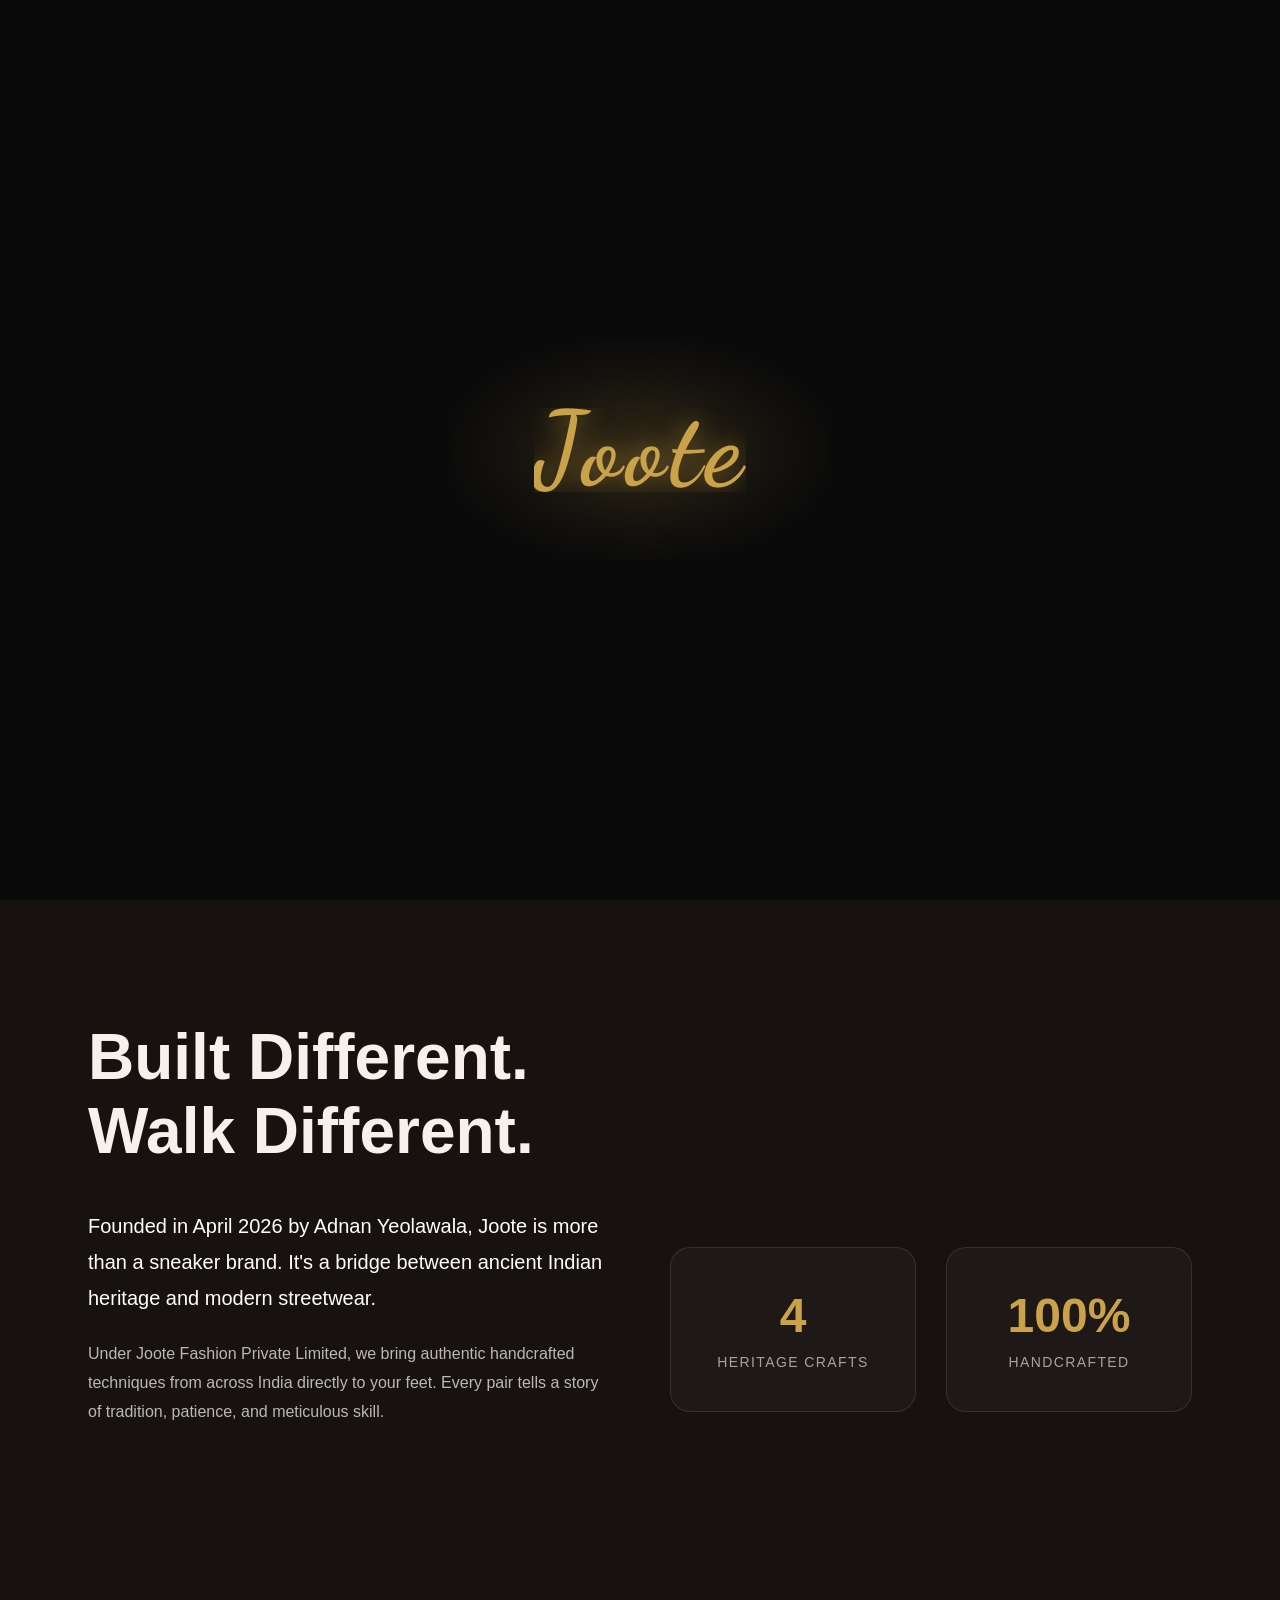
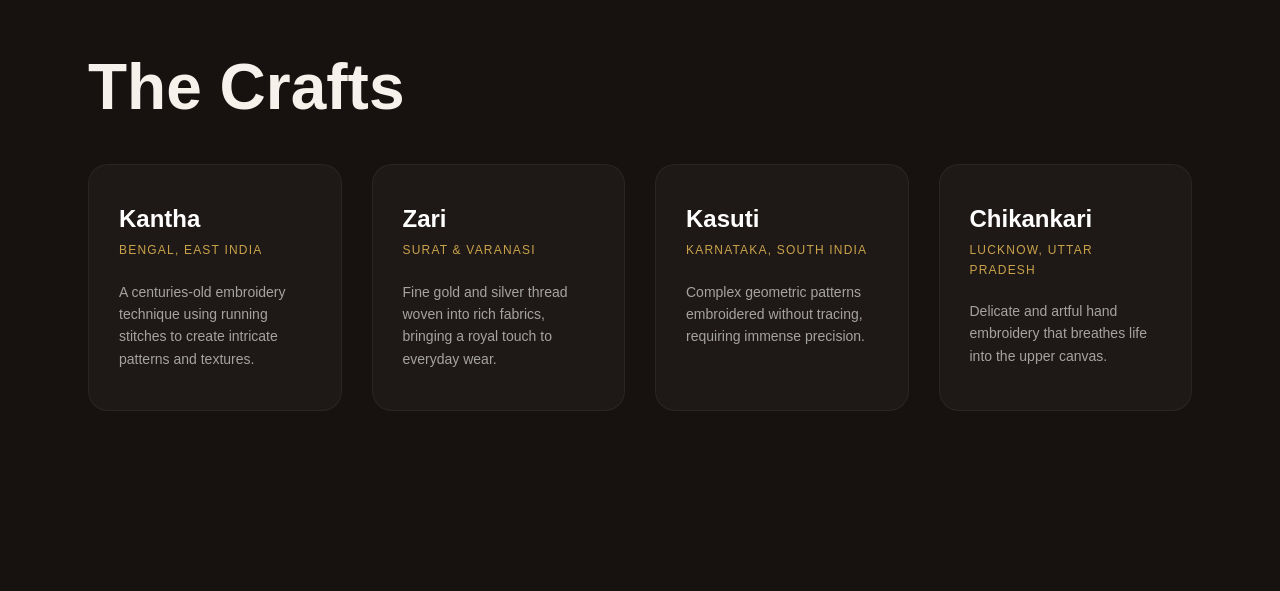
<file: index.html>
<!DOCTYPE html>
<html lang="en">
<head>
    <meta charset="UTF-8">
    <meta name="viewport" content="width=device-width, initial-scale=1.0">
    <title>Joote — Handcrafted Indian Sneakers</title>
    <meta name="description" content="Joote — Handcrafted Indian Sneakers. Built Different. Walk Different. Indian Craft meets Modern Streetwear.">
    <link rel="preconnect" href="https://fonts.googleapis.com">
    <link rel="preconnect" href="https://fonts.gstatic.com" crossorigin>
    <link href="https://fonts.googleapis.com/css2?family=Cinzel:wght@400;600;800&family=Montserrat:wght@300;400;600&family=Dancing+Script:wght@700&display=swap" rel="stylesheet">
    <link rel="stylesheet" href="style.css">
</head>
<body>
    <!-- Initial Loading Screen (Runs once per session) -->
    <div id="initialLoader" class="initial-loader">
        <div class="loader-logo-container">
            <span id="loaderLogo" class="loader-logo-text">Joote</span>
        </div>
    </div>
    <div class="page-transition" id="pageTransition"></div>
    
    <!-- Navigation -->
    <nav class="nav" id="mainNav">
        <div class="nav__logo">
            <span class="nav__logo-main">Joote</span>
            <span class="nav__logo-sub">INDIAN SNEAKERS</span>
        </div>
        <ul class="nav__links">
            <li><a href="index.html" class="nav__link page-link active">HOME</a></li>
            <li><a href="#aboutSection" class="nav__link">ABOUT US</a></li>
            <li><a href="shop.html" class="nav__link page-link">SHOP</a></li>
            <li><a href="#aboutSection" class="nav__link">CONTACT US</a></li>
        </ul>
        <button class="nav__cart" id="cartBtn" aria-label="Cart">
            <svg width="22" height="22" viewBox="0 0 24 24" fill="none" stroke="currentColor" stroke-width="1.8" stroke-linecap="round" stroke-linejoin="round">
                <path d="M6 2L3 6v14a2 2 0 002 2h14a2 2 0 002-2V6l-3-4z"/>
                <line x1="3" y1="6" x2="21" y2="6"/>
                <path d="M16 10a4 4 0 01-8 0"/>
            </svg>
            <span class="nav__cart-badge">0</span>
        </button>
    </nav>
    
    <div class="hero-wrapper" id="heroWrapper">
        <!-- Noise overlay for texture -->
        <div class="noise-overlay"></div>

        <!-- Dynamic background -->
        <div class="bg-layer" id="bgLayer"></div>
        <div class="bg-layer bg-layer--next" id="bgLayerNext"></div>

        <!-- Floating particles container -->
        <canvas id="particleCanvas"></canvas>

    <!-- Main Banner Area -->
    <main class="banner" id="banner">
        <!-- Background Name (behind the shoe) -->
        <div class="banner__name-bg" id="nameBg">
            <div class="banner__name-bg-inner" id="nameBgInner">
                ZARI RED
            </div>
        </div>

        <!-- Shoe Image (foreground) -->
        <div class="banner__shoe" id="shoeContainer">
            <img class="banner__shoe-img" id="shoeImg" src="./zari-hero.png" alt="Joote Zari Red">
        </div>

        <!-- Product Info -->
        <div class="banner__info" id="productInfo">
            <div class="banner__info-craft" id="infoCraft">✦ ZARI CRAFT ✦</div>
            <h1 class="banner__info-name" id="infoName">Joote Zari Red</h1>
            <p class="banner__info-origin" id="infoOrigin">Surat & Varanasi</p>
            <div class="banner__info-price" id="infoPrice">
                <span class="banner__info-price-current">₹3,960</span>
                <span class="banner__info-price-original">₹4,960</span>
            </div>
            <p class="banner__info-desc" id="infoDesc">Deep red finish, blending India's textile heritage with contemporary streetwear.</p>
            <a class="banner__info-cta" id="infoCta" href="https://wearnaaw.com/product/naaw-zari-red" target="_blank">
                SHOP NOW
                <svg width="20" height="20" viewBox="0 0 24 24" fill="none" stroke="currentColor" stroke-width="2"><path d="M5 12h14M12 5l7 7-7 7"/></svg>
            </a>
        </div>

        <!-- Status Badge -->
        <div class="banner__status" id="statusBadge">IN STOCK</div>
    </main>





        <!-- Progress Bar -->
        <div class="progress-bar" id="progressBar">
            <div class="progress-bar__fill" id="progressFill"></div>
        </div>
    </div> <!-- /hero-wrapper -->

    <!-- Static Page Content -->
    <main class="page-content" id="pageContent">
        <section class="about-section" id="aboutSection">
            <div class="container">
                <h2 class="section-title">Built Different. <br>Walk Different.</h2>
                <div class="about-grid">
                    <div class="about-text">
                        <p class="lead">Founded in April 2026 by Adnan Yeolawala, Joote is more than a sneaker brand. It's a bridge between ancient Indian heritage and modern streetwear.</p>
                        <p>Under Joote Fashion Private Limited, we bring authentic handcrafted techniques from across India directly to your feet. Every pair tells a story of tradition, patience, and meticulous skill.</p>
                    </div>
                    <div class="stats-grid">
                        <div class="stat">
                            <span class="stat-num">4</span>
                            <span class="stat-label">Heritage Crafts</span>
                        </div>
                        <div class="stat">
                            <span class="stat-num">100%</span>
                            <span class="stat-label">Handcrafted</span>
                        </div>
                    </div>
                </div>
            </div>
        </section>
        
        <section class="crafts-section">
            <div class="container">
                <h2 class="section-title">The Crafts</h2>
                <div class="crafts-grid">
                    <div class="craft-card">
                        <h3>Kantha</h3>
                        <p class="origin">Bengal, East India</p>
                        <p>A centuries-old embroidery technique using running stitches to create intricate patterns and textures.</p>
                    </div>
                    <div class="craft-card">
                        <h3>Zari</h3>
                        <p class="origin">Surat & Varanasi</p>
                        <p>Fine gold and silver thread woven into rich fabrics, bringing a royal touch to everyday wear.</p>
                    </div>
                    <div class="craft-card">
                        <h3>Kasuti</h3>
                        <p class="origin">Karnataka, South India</p>
                        <p>Complex geometric patterns embroidered without tracing, requiring immense precision.</p>
                    </div>
                    <div class="craft-card">
                        <h3>Chikankari</h3>
                        <p class="origin">Lucknow, Uttar Pradesh</p>
                        <p>Delicate and artful hand embroidery that breathes life into the upper canvas.</p>
                    </div>
                </div>
            </div>
        </section>
    </main>

    <script src="data.js"></script>
    <script src="transition.js"></script>
    <script src="script.js"></script>
</body>
</html>
</file>
<file: style.css>
/* ═══════════════════════════════════════════════════════
   Joote — Full-Screen Shoe Banner Showcase
   Dynamic backgrounds, rotating dial animations
   ═══════════════════════════════════════════════════════ */

/* ── Reset & Base ────────────────────────────────────── */
*, *::before, *::after {
    margin: 0;
    padding: 0;
    box-sizing: border-box;
}

:root {
    --brand-maroon: #8A2325;
    --brand-gold: #C9A24A;
    --brand-cream: #F6F1EA;
    --brand-dark: #171210;
    --font-heading: 'Unbounded', sans-serif;
    --font-body: 'Poppins', sans-serif;
    --shoe-color: #A62B2B;
    --transition-speed: 0.8s;
}

html, body {
    width: 100%;
    /* Allow scrolling now */
    height: auto;
    min-height: 100%;
    font-family: var(--font-body);
    background: var(--brand-dark);
    color: #fff;
    cursor: default;
    -webkit-font-smoothing: antialiased;
    -moz-osx-font-smoothing: grayscale;
}

/* Hide scrollbar */
::-webkit-scrollbar {
    display: none;
}
html {
    -ms-overflow-style: none;
    scrollbar-width: none;
}

/* ── Page Transition ─────────────────────────────────── */
.page-transition {
    position: fixed;
    top: 0;
    left: 0;
    width: 100vw;
    height: 100vh;
    z-index: 9999;
    pointer-events: none;
    background: transparent;
    display: none;
}

.transition-square {
    background: #111;
    border: 1px solid rgba(255,255,255,0.03);
    width: 100%;
    height: 100%;
    transform-origin: center;
    transition: transform 0.6s cubic-bezier(0.77, 0, 0.175, 1);
    will-change: transform;
}

/* ── Hero Wrapper ────────────────────────────────────── */
.hero-wrapper {
    position: relative;
    top: 0;
    left: 0;
    right: 0;
    height: 100vh;
    z-index: 10;
    transition: height 0.8s cubic-bezier(0.4, 0, 0.2, 1);
    overflow: hidden;
}

body.scrolled .hero-wrapper {
    height: 40vh;
}

/* ── Noise Texture Overlay ───────────────────────────── */
.noise-overlay {
    position: absolute;
    inset: 0;
    z-index: 9999;
    pointer-events: none;
    opacity: 0.035;
    background-image: url("data:image/svg+xml,%3Csvg viewBox='0 0 256 256' xmlns='http://www.w3.org/2000/svg'%3E%3Cfilter id='noise'%3E%3CfeTurbulence type='fractalNoise' baseFrequency='0.9' numOctaves='4' stitchTiles='stitch'/%3E%3C/filter%3E%3Crect width='100%25' height='100%25' filter='url(%23noise)'/%3E%3C/svg%3E");
    background-repeat: repeat;
    background-size: 256px 256px;
}

/* ── Dynamic Background Layers ───────────────────────── */
.bg-layer {
    position: absolute;
    inset: 0;
    z-index: 0;
    transition: opacity var(--transition-speed) cubic-bezier(0.4, 0, 0.2, 1),
                background var(--transition-speed) cubic-bezier(0.4, 0, 0.2, 1);
    opacity: 1;
}

.bg-layer--next {
    opacity: 0;
}

/* ── Particle Canvas ─────────────────────────────────── */
#particleCanvas {
    position: absolute;
    inset: 0;
    z-index: 1;
    pointer-events: none;
}

/* ── Navigation ──────────────────────────────────────── */
.nav {
    position: fixed;
    top: 0;
    left: 50%;
    transform: translateX(-50%);
    width: 100%;
    max-width: none;
    z-index: 1000;
    display: flex;
    align-items: center;
    justify-content: space-between;
    padding: 24px 48px;
    pointer-events: none;
    transition: all 0.8s cubic-bezier(0.4, 0, 0, 1);
    background: transparent;
    backdrop-filter: blur(0px);
    border: 1px solid transparent;
    border-radius: 0;
}

body.scrolled .nav {
    top: 20px;
    width: 92%;
    max-width: 1400px;
    padding: 12px 32px;
    background: rgba(20, 20, 20, 0.8);
    backdrop-filter: blur(24px);
    border: 1px solid rgba(255, 255, 255, 0.08);
    border-radius: 100px;
    box-shadow: 0 10px 40px rgba(0, 0, 0, 0.5);
}

.nav > * {
    pointer-events: auto;
}

.nav__logo {
    display: flex;
    flex-direction: column;
    gap: 2px;
}

.nav__logo-main {
    font-family: 'Dancing Script', cursive;
    font-size: 38px;
    font-weight: 700;
    letter-spacing: 0.05em;
    color: var(--brand-gold);
    line-height: 0.8;
    text-shadow: 0 2px 20px rgba(0,0,0,0.3);
}

.nav__logo-sub {
    font-size: 9px;
    letter-spacing: 0.35em;
    text-transform: uppercase;
    opacity: 0.6;
    font-weight: 400;
}

/* ── Nav Links (Center) ──────────────────────────────── */
.nav__links {
    display: flex;
    align-items: center;
    gap: 6px;
    list-style: none;
    position: absolute;
    left: 50%;
    transform: translateX(-50%);
}

.nav__link {
    font-family: var(--font-heading);
    font-size: 11px;
    font-weight: 500;
    letter-spacing: 0.15em;
    color: rgba(255,255,255,0.5);
    text-decoration: none;
    padding: 10px 18px;
    border-radius: 100px;
    transition: all 0.4s cubic-bezier(0.4, 0, 0.2, 1);
    position: relative;
    white-space: nowrap;
}

.nav__link::after {
    content: '';
    position: absolute;
    bottom: 6px;
    left: 50%;
    transform: translateX(-50%) scaleX(0);
    width: 16px;
    height: 1.5px;
    background: var(--brand-gold);
    border-radius: 2px;
    transition: transform 0.3s cubic-bezier(0.4, 0, 0.2, 1);
}

.nav__link:hover {
    color: rgba(255,255,255,0.9);
    background: rgba(255,255,255,0.06);
}

.nav__link.active {
    color: #fff;
}

.nav__link.active::after {
    transform: translateX(-50%) scaleX(1);
}

/* ── Cart Button (Right) ─────────────────────────────── */
.nav__cart {
    position: relative;
    display: flex;
    align-items: center;
    justify-content: center;
    width: 44px;
    height: 44px;
    border-radius: 50%;
    border: 1px solid rgba(255,255,255,0.1);
    background: rgba(255,255,255,0.05);
    color: rgba(255,255,255,0.7);
    cursor: pointer;
    transition: all 0.35s ease;
}

.nav__cart:hover {
    background: rgba(255,255,255,0.12);
    border-color: rgba(255,255,255,0.25);
    color: #fff;
    transform: scale(1.05);
}

.nav__cart-badge {
    position: absolute;
    top: -2px;
    right: -2px;
    width: 18px;
    height: 18px;
    border-radius: 50%;
    background: var(--brand-gold);
    color: var(--brand-dark);
    font-family: var(--font-heading);
    font-size: 9px;
    font-weight: 700;
    display: flex;
    align-items: center;
    justify-content: center;
    box-shadow: 0 2px 8px rgba(201, 162, 74, 0.4);
}

/* ── Initial Loader ────────────────────────────────── */
.initial-loader {
    position: fixed;
    inset: 0;
    background: #0a0a0a;
    z-index: 999999;
    display: flex;
    align-items: center;
    justify-content: center;
    transition: background-color 0.8s ease;
    overflow: hidden;
}

.loader-logo-container {
    position: relative;
    display: flex;
    align-items: center;
    justify-content: center;
}

.loader-logo-container::before {
    content: '';
    position: absolute;
    width: 380px;
    height: 220px;
    background: radial-gradient(ellipse at center, rgba(201, 162, 74, 0.2) 0%, rgba(201, 162, 74, 0.05) 50%, transparent 75%);
    pointer-events: none;
    opacity: 0;
    transform: scale(0.8);
    transition: opacity 1.8s ease-out, transform 2.2s cubic-bezier(0.16, 1, 0.3, 1);
}

.loader-logo-container.active::before {
    opacity: 1;
    transform: scale(1);
}

.loader-logo-text {
    font-family: 'Dancing Script', cursive;
    font-size: 104px;
    font-weight: 700;
    letter-spacing: 0.05em;
    line-height: 0.8;
    color: var(--brand-gold);
    display: inline-block;
    white-space: nowrap;
    position: relative;
    z-index: 1;
    text-shadow: 0 0 25px rgba(201, 162, 74, 0.5), 0 0 50px rgba(201, 162, 74, 0.2);
    
    /* Left-to-right cursive writing wipe */
    clip-path: inset(0 100% 0 0);
    transition: clip-path 2.4s cubic-bezier(0.35, 0.1, 0.25, 1);
    transform-origin: center center;
    will-change: transform, clip-path;
}

.loader-logo-text.writing {
    clip-path: inset(0 0% 0 0);
}

.loader-logo-text.moving {
    transition: transform 1.2s cubic-bezier(0.77, 0, 0.175, 1),
                text-shadow 0.8s ease;
    text-shadow: 0 2px 20px rgba(0, 0, 0, 0.3);
}

/* ── Base Styles ────────────────────────────────────── */
.banner {
    position: absolute;
    inset: 0;
    z-index: 10;
    display: flex;
    align-items: center;
    justify-content: center;
    overflow: hidden;
}

/* ── Background Name (behind the shoe) ───────────────── */
.banner__name-bg {
    position: absolute;
    inset: 0;
    display: flex;
    align-items: center;
    justify-content: center;
    z-index: 2;
    pointer-events: none;
    overflow: hidden;
    transition: transform 0.8s cubic-bezier(0.4, 0, 0.2, 1), opacity 0.8s ease;
}

body.scrolled .banner__name-bg {
    transform: scale(0.35) translateY(-5vh);
    opacity: 0.6;
}

.banner__name-bg-inner {
    font-family: var(--font-heading);
    font-size: clamp(100px, 18vw, 300px);
    font-weight: 900;
    letter-spacing: 0.05em;
    color: rgba(255,255,255,0.06);
    white-space: nowrap;
    text-transform: uppercase;
    user-select: none;
    transition: transform 0.05s linear;
    will-change: transform;
    text-shadow: 0 0 80px rgba(255,255,255,0.03);
}

/* Dial rotation animation for the name — left to right */
.banner__name-bg-inner.animating-in {
    animation: dial-name-in 0.9s cubic-bezier(0.16, 1, 0.3, 1) forwards;
}

.banner__name-bg-inner.animating-out {
    animation: dial-name-out 0.5s cubic-bezier(0.55, 0, 1, 0.45) forwards;
}

@keyframes dial-name-in {
    0% {
        transform: translateX(-120%) rotate(-8deg);
        opacity: 0;
    }
    60% {
        opacity: 0.06;
    }
    100% {
        transform: translateX(0) rotate(0deg);
        opacity: 1;
    }
}

@keyframes dial-name-out {
    0% {
        transform: translateX(0) rotate(0deg);
        opacity: 1;
    }
    100% {
        transform: translateX(120%) rotate(8deg);
        opacity: 0;
    }
}

/* ── Shoe Image ──────────────────────────────────────── */
.banner__shoe {
    position: absolute;
    z-index: 5;
    width: clamp(400px, 50vw, 800px);
    height: clamp(400px, 50vw, 800px);
    /* Slight offset from center toward left */
    margin-left: -4%;
    margin-top: -3%;
    transition: transform 0.8s cubic-bezier(0.4, 0, 0.2, 1), margin 0.8s ease;
}

body.scrolled .banner__shoe {
    transform: scale(0.45) translate(20vw, 5vh);
}

.banner__shoe-img {
    width: 100%;
    height: 100%;
    object-fit: contain;
    filter: drop-shadow(0 30px 60px rgba(0,0,0,0.5)) drop-shadow(0 10px 30px rgba(0,0,0,0.3));
    transition: filter var(--transition-speed) ease;
    will-change: transform, opacity;
    transform: scale(var(--shoe-scale, 1));
}

/* Dial rotation for shoe — right to left */
.banner__shoe-img.animating-in {
    animation: dial-shoe-in 0.9s cubic-bezier(0.16, 1, 0.3, 1) forwards;
}

.banner__shoe-img.animating-out {
    animation: dial-shoe-out 0.5s cubic-bezier(0.55, 0, 1, 0.45) forwards;
}

@keyframes dial-shoe-in {
    0% {
        transform: translateX(120%) rotate(15deg) scale(calc(0.7 * var(--shoe-scale, 1)));
        opacity: 0;
    }
    60% {
        opacity: 1;
    }
    100% {
        transform: translateX(0) rotate(0deg) scale(var(--shoe-scale, 1));
        opacity: 1;
    }
}

@keyframes dial-shoe-out {
    0% {
        transform: translateX(0) rotate(0deg) scale(var(--shoe-scale, 1));
        opacity: 1;
    }
    100% {
        transform: translateX(-120%) rotate(-15deg) scale(calc(0.7 * var(--shoe-scale, 1)));
        opacity: 0;
    }
}

/* Floating idle animation when stationary */
.banner__shoe-img.floating {
    animation: float-idle 4s ease-in-out infinite;
}

@keyframes float-idle {
    0%, 100% { transform: translateY(0) rotate(0deg) scale(var(--shoe-scale, 1)); }
    50% { transform: translateY(-15px) rotate(2deg) scale(var(--shoe-scale, 1)); }
    75% { transform: translateY(8px) rotate(-0.5deg) scale(var(--shoe-scale, 1)); }
}

/* ── Product Info Panel ──────────────────────────────── */
.banner__info {
    position: absolute;
    left: 48px;
    bottom: 120px;
    z-index: 20;
    max-width: 380px;
    display: flex;
    flex-direction: column;
    gap: 12px;
    transition: opacity 0.4s ease, transform 0.4s ease;
}

body.scrolled .banner__info {
    transform: scale(0.65);
    transform-origin: bottom left;
    bottom: 30px;
}

.banner__info > * {
    will-change: transform, opacity;
}



.banner__info-craft {
    font-family: var(--font-heading);
    font-size: 10px;
    font-weight: 600;
    letter-spacing: 0.4em;
    color: var(--brand-gold);
    text-shadow: 0 0 20px rgba(201, 162, 74, 0.3);
}

.banner__info-name {
    font-family: var(--font-heading);
    font-size: clamp(24px, 3vw, 38px);
    font-weight: 700;
    letter-spacing: -0.01em;
    line-height: 1.1;
    text-shadow: 0 2px 20px rgba(0,0,0,0.3);
}

.banner__info-origin {
    font-size: 13px;
    opacity: 0.55;
    letter-spacing: 0.08em;
    font-weight: 300;
}

.banner__info-price {
    display: flex;
    align-items: baseline;
    gap: 12px;
    margin-top: 4px;
}

.banner__info-price-current {
    font-family: var(--font-heading);
    font-size: 26px;
    font-weight: 700;
    color: #fff;
}

.banner__info-price-original {
    font-size: 15px;
    text-decoration: line-through;
    opacity: 0.35;
    font-weight: 300;
}

.banner__info-desc {
    font-size: 13px;
    line-height: 1.7;
    opacity: 0.5;
    font-weight: 300;
    max-width: 320px;
}

.banner__info-cta {
    display: inline-flex;
    align-items: center;
    gap: 10px;
    margin-top: 8px;
    padding: 14px 32px;
    background: rgba(255,255,255,0.1);
    backdrop-filter: blur(20px);
    -webkit-backdrop-filter: blur(20px);
    border: 1px solid rgba(255,255,255,0.2);
    border-radius: 60px;
    color: #fff;
    font-family: var(--font-heading);
    font-size: 11px;
    font-weight: 600;
    letter-spacing: 0.2em;
    text-decoration: none;
    transition: all 0.4s cubic-bezier(0.4, 0, 0.2, 1);
    cursor: pointer;
    width: fit-content;
}

.banner__info-cta:hover {
    background: rgba(255,255,255,0.2);
    border-color: rgba(255,255,255,0.4);
    transform: translateY(-2px);
    box-shadow: 0 12px 40px rgba(0,0,0,0.2);
}

.banner__info-cta svg {
    transition: transform 0.3s ease;
}

.banner__info-cta:hover svg {
    transform: translateX(4px);
}

/* Info enter animation */
.banner__info.animating-in .banner__info-craft {
    animation: info-slide-in 0.7s cubic-bezier(0.16, 1, 0.3, 1) 0.2s both;
}
.banner__info.animating-in .banner__info-name {
    animation: info-slide-in 0.7s cubic-bezier(0.16, 1, 0.3, 1) 0.3s both;
}
.banner__info.animating-in .banner__info-origin {
    animation: info-slide-in 0.7s cubic-bezier(0.16, 1, 0.3, 1) 0.35s both;
}
.banner__info.animating-in .banner__info-price {
    animation: info-slide-in 0.7s cubic-bezier(0.16, 1, 0.3, 1) 0.4s both;
}
.banner__info.animating-in .banner__info-desc {
    animation: info-slide-in 0.7s cubic-bezier(0.16, 1, 0.3, 1) 0.45s both;
}
.banner__info.animating-in .banner__info-cta {
    animation: info-slide-in 0.7s cubic-bezier(0.16, 1, 0.3, 1) 0.5s both;
}

/* Info exit animation */
.banner__info.animating-out > * {
    animation: info-slide-out 0.4s cubic-bezier(0.55, 0, 1, 0.45) forwards;
}

@keyframes info-slide-in {
    0% {
        transform: translateY(40px);
        opacity: 0;
    }
    100% {
        transform: translateY(0);
        opacity: 1;
    }
}

@keyframes info-slide-out {
    0% {
        transform: translateY(0);
        opacity: 1;
    }
    100% {
        transform: translateY(-30px);
        opacity: 0;
    }
}

/* ── Status Badge ────────────────────────────────────── */
.banner__status {
    position: absolute;
    right: 48px;
    top: 50%;
    transform: translateY(-50%);
    z-index: 20;
    writing-mode: vertical-lr;
    text-orientation: mixed;
    font-family: var(--font-heading);
    font-size: 10px;
    font-weight: 600;
    letter-spacing: 0.35em;
    opacity: 0.4;
    transition: all 0.5s ease;
}

body.scrolled .banner__status {
    transform: translateY(-50%) scale(0.7);
    transform-origin: right center;
    opacity: 0.2;
}

.banner__status.coming-soon {
    color: var(--brand-gold);
    opacity: 0.7;
}

.banner__status.animating-in {
    animation: fade-in 0.6s 0.6s ease forwards;
}

.banner__status.animating-out {
    animation: fade-out 0.4s ease forwards;
}

/* ── Thumbnail Rail ──────────────────────────────────── */
.thumb-rail {
    position: fixed;
    bottom: 32px;
    left: 50%;
    transform: translateX(-50%);
    z-index: 50;
    display: flex;
    align-items: center;
    gap: 12px;
    padding: 10px 16px;
    background: rgba(0,0,0,0.3);
    backdrop-filter: blur(30px);
    -webkit-backdrop-filter: blur(30px);
    border: 1px solid rgba(255,255,255,0.08);
    border-radius: 100px;
}

.thumb-rail__item {
    width: 48px;
    height: 48px;
    border-radius: 50%;
    overflow: hidden;
    border: 2px solid transparent;
    cursor: pointer;
    transition: all 0.4s cubic-bezier(0.4, 0, 0.2, 1);
    position: relative;
    flex-shrink: 0;
}

.thumb-rail__item::after {
    content: '';
    position: absolute;
    inset: 0;
    border-radius: 50%;
    background: rgba(0,0,0,0.3);
    transition: opacity 0.3s ease;
}

.thumb-rail__item:hover::after {
    opacity: 0;
}

.thumb-rail__item:hover {
    transform: scale(1.15);
    border-color: rgba(255,255,255,0.3);
}

.thumb-rail__item.active {
    border-color: var(--brand-gold);
    transform: scale(1.2);
    box-shadow: 0 0 20px rgba(201, 162, 74, 0.3);
}

.thumb-rail__item.active::after {
    opacity: 0;
}

.thumb-rail__item img {
    width: 100%;
    height: 100%;
    object-fit: cover;
}

/* ── Scroll Hint ─────────────────────────────────────── */
.scroll-hint {
    position: fixed;
    right: 48px;
    bottom: 40px;
    z-index: 50;
    display: flex;
    flex-direction: column;
    align-items: center;
    gap: 8px;
    opacity: 0.4;
    transition: opacity 0.5s ease;
}

.scroll-hint span {
    font-family: var(--font-heading);
    font-size: 9px;
    letter-spacing: 0.3em;
    writing-mode: vertical-lr;
    text-orientation: mixed;
}

.scroll-hint__arrow {
    animation: bounce-arrow 2s ease-in-out infinite;
}

@keyframes bounce-arrow {
    0%, 100% { transform: translateY(0); }
    50% { transform: translateY(6px); }
}

/* ── Progress Bar ────────────────────────────────────── */
.progress-bar {
    position: absolute;
    top: 0;
    left: 0;
    right: 0;
    height: 3px;
    z-index: 200;
    background: rgba(255,255,255,0.05);
}

.progress-bar__fill {
    height: 100%;
    background: linear-gradient(90deg, var(--brand-gold), var(--brand-cream));
    width: 10%;
    transition: width 0.6s cubic-bezier(0.4, 0, 0.2, 1);
    box-shadow: 0 0 20px var(--brand-gold);
}

/* ── Decorative Elements ─────────────────────────────── */

/* Radial gradient spotlight behind the shoe */
.banner::before {
    content: '';
    position: absolute;
    width: 60vw;
    height: 60vw;
    max-width: 800px;
    max-height: 800px;
    border-radius: 50%;
    background: radial-gradient(circle, rgba(255,255,255,0.06) 0%, transparent 70%);
    z-index: 3;
    pointer-events: none;
    transition: background 0.8s ease;
}

/* Circular ring around the shoe area */
.banner::after {
    content: '';
    position: absolute;
    width: clamp(350px, 44vw, 700px);
    height: clamp(350px, 44vw, 700px);
    border-radius: 50%;
    border: 1px solid rgba(255,255,255,0.04);
    z-index: 3;
    pointer-events: none;
    animation: ring-rotate 20s linear infinite;
}

@keyframes ring-rotate {
    from { transform: rotate(0deg); }
    to { transform: rotate(360deg); }
}

/* ── Responsive ──────────────────────────────────────── */
@media (max-width: 768px) {
    .nav {
        padding: 20px 24px;
    }
    
    .nav__logo-main {
        font-size: 22px;
    }
    
    .nav__links {
        display: none;
    }
    
    .banner__shoe {
        width: clamp(220px, 65vw, 350px);
        height: clamp(220px, 65vw, 350px);
        margin-left: 0;
        margin-top: -15%;
    }
    
    .banner__name-bg-inner {
        font-size: clamp(60px, 20vw, 150px);
    }
    
    .banner__info {
        left: 24px;
        right: 24px;
        bottom: 100px;
        max-width: 100%;
    }
    
    .banner__info-name {
        font-size: 22px;
    }
    
    .banner__info-price-current {
        font-size: 22px;
    }
    
    .banner__status {
        right: 24px;
        top: 110px;
        transform: none;
    }
    
    .thumb-rail {
        gap: 8px;
        padding: 8px 12px;
        max-width: calc(100vw - 48px);
        overflow-x: auto;
        scrollbar-width: none;
    }
    
    .thumb-rail::-webkit-scrollbar {
        display: none;
    }
    
    .thumb-rail__item {
        width: 38px;
        height: 38px;
    }
    
    .scroll-hint {
        display: none;
    }
}

@media (max-width: 480px) {
    .banner__shoe {
        width: 60vw;
        height: 60vw;
    }
    
    .banner__info {
        bottom: 90px;
        gap: 8px;
    }
    
    .banner__info-cta {
        padding: 12px 24px;
        font-size: 10px;
    }
}

/* ── Page Content ────────────────────────────────────── */
.page-content {
    position: relative;
    z-index: 5;
    background: var(--brand-dark);
    padding-bottom: 100px;
}

.container {
    max-width: 1200px;
    margin: 0 auto;
    padding: 0 48px;
}

.section-title {
    font-family: var(--font-heading);
    font-size: clamp(32px, 5vw, 64px);
    font-weight: 800;
    margin-bottom: 40px;
    color: var(--brand-cream);
}

.about-section {
    padding: 120px 0;
}

.about-grid {
    display: grid;
    grid-template-columns: 1fr 1fr;
    gap: 60px;
    align-items: center;
}

.about-text p {
    font-size: 16px;
    line-height: 1.8;
    color: rgba(255,255,255,0.7);
    margin-bottom: 24px;
}

.about-text .lead {
    font-size: 20px;
    color: #fff;
    font-weight: 500;
}

.stats-grid {
    display: grid;
    grid-template-columns: 1fr 1fr;
    gap: 30px;
}

.stat {
    background: rgba(255,255,255,0.03);
    border: 1px solid rgba(255,255,255,0.1);
    padding: 40px 30px;
    border-radius: 20px;
    text-align: center;
}

.stat-num {
    display: block;
    font-family: var(--font-heading);
    font-size: 48px;
    font-weight: 700;
    color: var(--brand-gold);
    margin-bottom: 10px;
}

.stat-label {
    font-size: 14px;
    letter-spacing: 0.1em;
    text-transform: uppercase;
    color: rgba(255,255,255,0.6);
}

.crafts-section {
    padding: 80px 0;
}

.crafts-grid {
    display: grid;
    grid-template-columns: repeat(auto-fit, minmax(250px, 1fr));
    gap: 30px;
}

.craft-card {
    background: rgba(255,255,255,0.03);
    border: 1px solid rgba(255,255,255,0.05);
    padding: 40px 30px;
    border-radius: 20px;
    transition: all 0.3s ease;
}

.craft-card:hover {
    background: rgba(255,255,255,0.06);
    border-color: var(--brand-gold);
    transform: translateY(-5px);
}

.craft-card h3 {
    font-family: var(--font-heading);
    font-size: 24px;
    color: #fff;
    margin-bottom: 8px;
}

.craft-card .origin {
    font-size: 12px;
    color: var(--brand-gold);
    letter-spacing: 0.1em;
    text-transform: uppercase;
    margin-bottom: 20px;
}

.craft-card p {
    font-size: 14px;
    line-height: 1.6;
    color: rgba(255,255,255,0.6);
}

@media (max-width: 768px) {
    .about-grid {
        grid-template-columns: 1fr;
    }
}

/* ── Shop Page Styles ────────────────────────────────── */
.shop-bg {
    position: fixed;
    inset: 0;
    z-index: -2;
    background: radial-gradient(circle at top, #111 0%, var(--brand-dark) 100%);
}

.shop-page {
    position: relative;
    z-index: 10;
    padding: 240px 48px 80px;
    max-width: 1400px;
    margin: 0 auto;
}

.shop-featured {
    display: flex;
    width: 100%;
    height: 380px;
    border-radius: 12px;
    overflow: hidden;
    margin-bottom: 80px;
    box-shadow: 0 20px 60px rgba(0,0,0,0.5);
}

.featured-col {
    flex: 1;
    position: relative;
    display: flex;
    align-items: center;
    justify-content: center;
    text-decoration: none;
    transition: flex 0.4s cubic-bezier(0.4, 0, 0.2, 1);
    overflow: hidden;
    border-right: 1px solid rgba(0,0,0,0.3);
}

.featured-col:last-child {
    border-right: none;
}

.featured-col:hover {
    flex: 1.15;
}

.featured-img {
    width: 90%;
    height: 90%;
    object-fit: contain;
    filter: drop-shadow(0 20px 30px rgba(0,0,0,0.5));
    transform: rotate(-10deg) scale(1);
    transition: transform 0.4s cubic-bezier(0.4, 0, 0.2, 1);
    z-index: 2;
}

.featured-col:hover .featured-img {
    transform: rotate(-15deg) scale(1.15) translateY(-10px);
}

.shop-header {
    text-align: center;
    margin-bottom: 80px;
}

.shop-title {
    font-family: var(--font-heading);
    font-size: clamp(40px, 6vw, 80px);
    font-weight: 800;
    text-transform: uppercase;
    margin-bottom: 16px;
}

.shop-subtitle {
    font-size: 16px;
    color: rgba(255,255,255,0.6);
    letter-spacing: 0.1em;
}

.shop-grid {
    display: grid;
    grid-template-columns: repeat(auto-fill, minmax(300px, 1fr));
    gap: 40px;
}

.shop-card {
    background: rgba(255,255,255,0.02);
    border: 1px solid rgba(255,255,255,0.05);
    border-radius: 20px;
    padding: 30px;
    display: flex;
    flex-direction: column;
    text-decoration: none;
    color: inherit;
    transition: transform 0.4s ease, background 0.4s ease, border-color 0.4s ease;
    cursor: pointer;
    position: relative;
    overflow: hidden;
    min-height: 480px;
}

.shop-card:hover {
    transform: translateY(-10px);
    background: rgba(255,255,255,0.04);
    border-color: rgba(255,255,255,0.15);
}

.shop-card__bg {
    position: absolute;
    top: -50%;
    left: -50%;
    width: 200%;
    height: 200%;
    background: radial-gradient(circle at center, var(--card-color) 0%, transparent 60%);
    opacity: 0.05;
    z-index: 0;
    transition: opacity 0.4s ease;
    pointer-events: none;
}

.shop-card:hover .shop-card__bg {
    opacity: 0.15;
}

.shop-card__img {
    width: 100%;
    height: 200px;
    object-fit: contain;
    margin-bottom: 32px;
    z-index: 1;
    transform: rotate(0deg) scale(1);
    transition: transform 0.6s cubic-bezier(0.4, 0, 0.2, 1);
}

.shop-card:hover .shop-card__img {
    transform: rotate(-5deg) scale(1.08);
}

.shop-card__craft {
    font-family: var(--font-heading);
    font-size: 10px;
    font-weight: 600;
    letter-spacing: 0.2em;
    color: var(--card-color, var(--brand-gold));
    margin-bottom: 8px;
    z-index: 1;
}

.shop-card__name {
    font-family: var(--font-heading);
    font-size: 20px;
    font-weight: 700;
    margin-bottom: 4px;
    z-index: 1;
}

.shop-card__origin {
    font-size: 12px;
    color: rgba(255,255,255,0.5);
    margin-bottom: 24px;
    z-index: 1;
}

.shop-card__price {
    font-size: 18px;
    font-weight: 600;
    margin-top: auto;
    z-index: 1;
}

.shop-card__coming-soon {
    font-size: 14px;
    font-style: italic;
    color: rgba(255,255,255,0.5);
    margin-top: auto;
    z-index: 1;
}
</file>
